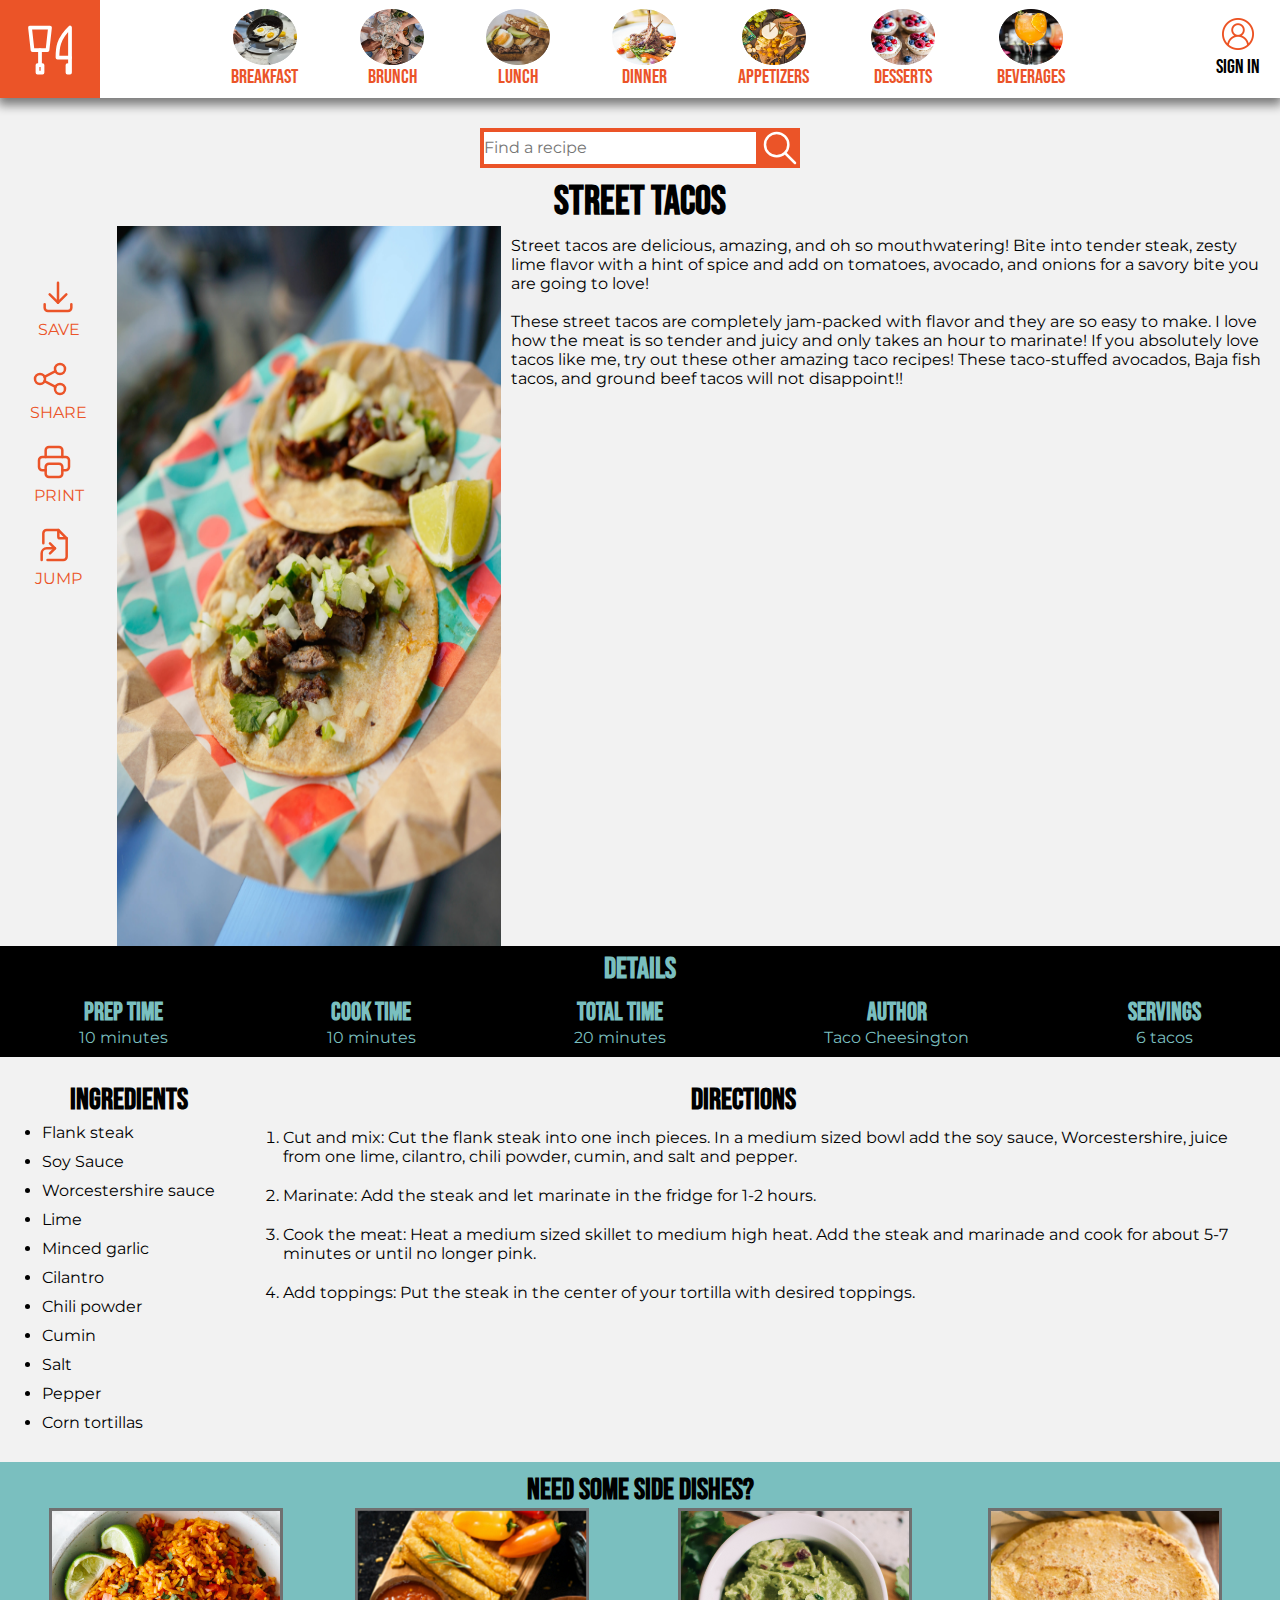
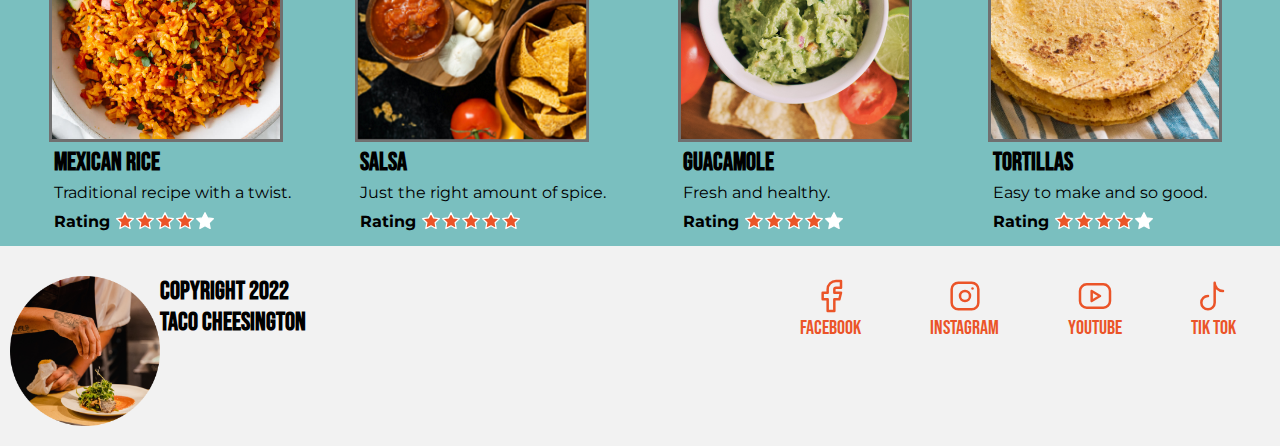
<file: index.html>
<!DOCTYPE html>
<html lang="en">

    <head>
        <meta charset="UTF-8">
        <meta http-equiv="X-UA-Compatible" content="IE=edge">
        <meta name="viewport" content="width=device-width, initial-scale=1.0">
        <link rel="preconnect" href="https://fonts.googleapis.com">
        <link rel="preconnect" href="https://fonts.gstatic.com" crossorigin>
        <link href="https://fonts.googleapis.com/css2?family=Bebas+Neue&family=Montserrat:wght@400;700&display=swap"
            rel="stylesheet">
        <title>Food</title>
        <link rel="stylesheet" href="style.css">
    </head>

    <body>
        <nav class="nav">
            <section class="menu">
                <!--hamburger-->
                <svg xmlns="http://www.w3.org/2000/svg" width="40" height="40" style="enable-background:new 0 0 40 40"
                    xml:space="preserve">
                    <path d="M36 17.6c.1 1.8.1 3.6.1 5.4.1 2.7 0 5.5-.9 8-.5 1.4-1.3 2.6-2.4 3.6-3.3 2.7-6 2.4-12.6 2.4-4.6 0-9.2.2-12.2-1.9-2.5-1.8-3.6-4.2-3.8-7.1-.2-3.6.1-7.2.1-10.8 0-2.6.6-5.1 1.9-7.4 2.5-4.5 7.3-7.5 12.4-8 .4-.1.9-.1 1.4-.1 5.2 0 10.1 2.6 13 6.8 1 1.5 1.8 3.1 2.3 4.9.4 1.3.6 2.7.7 4.2z"
                        style="fill:none;stroke:#eb5428;stroke-width:2;stroke-miterlimit:10" />
                    <path d="M36.1 22.6c0 .5-.1 1-.5 1.4-.5.7-1.4 1.2-2.6 1.3-2.8.2-5.8.1-8.6.1h-12c-1.3 0-2.6 0-3.8-.1-1.1 0-2.4 0-3.3-.6-.8-.6-1.2-1.4-1.2-2.2 0-.9.3-1.8 1.5-2.3.9-.4 2-.5 3.1-.5 1.4 0 2.8-.1 4.3-.1h14.5c1.2 0 2.3 0 3.5.1 1.7.1 3.3-.1 4.4 1 .3.6.7 1.3.7 1.9z" 
                        style="fill:none;stroke:#fff;stroke-width:2.0832;stroke-miterlimit:10" />
                    <path d="M38.5 22.6c0 .9-.2 1.7-.5 2.5-.6 1.3-1.7 2.1-3 2.2-3.3.3-6.7.2-9.9.2H11.2c-1.5 0-3-.1-4.4-.1-1.3-.1-2.8 0-3.8-1-.9-1-1.3-2.5-1.3-3.8 0-1.6.3-3.1 1.7-4 1-.7 2.3-.8 3.5-.8 1.6-.1 3.3-.1 4.9-.1H28.5c1.3 0 2.7 0 4 .1 2 .1 3.8-.1 5.1 1.7.5.9.9 2 .9 3.1z"
                        style="fill:none;stroke:#eb5428;stroke-width:2.9408;stroke-miterlimit:10" />
                </svg>
                <p>MENU</p>
            </section>
            <section class="nav-img">
                <svg xmlns="http://www.w3.org/2000/svg" class="icon icon-tabler icon-tabler-tools-kitchen" width="60"
                    height="60" viewBox="0 0 24 24" stroke-width="1.5" stroke="#ffffff" fill="none"
                    stroke-linecap="round" stroke-linejoin="round">
                    <path stroke="none" d="M0 0h24v24H0z" fill="none" />
                    <path d="M4 3h8l-1 9h-6z" />
                    <path d="M7 18h2v3h-2z" />
                    <path d="M20 3v12h-5c-.023 -3.681 .184 -7.406 5 -12z" />
                    <path d="M20 15v6h-1v-3" />
                    <line x1="8" y1="12" x2="8" y2="18" />
                </svg>
            </section>
            <ul class="nav-ul-li">
                <li>
                    <img src="images/breakfast.png" alt="">
                    <a href="#">BREAKFAST</a>
                </li>
                <li>
                    <img src="images/brunch.png" alt="">
                    <a href="#">BRUNCH</a>
                </li>
                <li>
                    <img src="images/lunch.png" alt="">
                    <a href="#">LUNCH</a>
                </li>
                <li>
                    <img src="images/dinner.png" alt="">
                    <a href="#">DINNER</a>
                </li>
                <li>
                    <img src="images/appetizers.png" alt="">
                    <a href="#">APPETIZERS</a>
                </li>
                <li>
                    <img src="images/desserts.png" alt="">
                    <a href="#">DESSERTS</a>
                </li>
                <li>
                    <img src="images/beverages.png" alt="">
                    <a href="#">BEVERAGES</a>
                </li>

            </ul>
            <section class="user">

                <img src="images/user.png" alt="">
                <p>SIGN IN</p>
            </section>

        </nav>
        <header class="header">
            <section class="search">
                <input type="text" placeholder="Find a recipe">
                <svg xmlns="http://www.w3.org/2000/svg" class="icon icon-tabler icon-tabler-search" width="40"
                    height="40" viewBox="0 0 24 24" stroke-width="1.5" stroke="#FFFFFF" background-color="EB5428"
                    fill="none" stroke-linecap="round" stroke-linejoin="round">
                    <path stroke="none" d="M0 0h24v24H0z" fill="none" />
                    <circle cx="10" cy="10" r="7" />
                    <line x1="21" y1="21" x2="15" y2="15" />
                </svg>
            </section>
            <section class="header-heading">
                <h1>STREET TACOS</h1>
            </section>

            <section class="tacos">
                <Section class="side-icon">
                    <ul class="side-icon-list">
                        <li>
                            <svg xmlns="http://www.w3.org/2000/svg" class="icon icon-tabler icon-tabler-download"
                                width="40" height="40" viewBox="0 0 24 24" stroke-width="1.5" stroke="#EB5428"
                                fill="none" stroke-linecap="round" stroke-linejoin="round">
                                <path stroke="none" d="M0 0h24v24H0z" fill="none" />
                                <path d="M4 17v2a2 2 0 0 0 2 2h12a2 2 0 0 0 2 -2v-2" />
                                <polyline points="7 11 12 16 17 11" />
                                <line x1="12" y1="4" x2="12" y2="16" />
                            </svg>
                            <p>SAVE</p>
                        </li>
                        <li>
                            <svg xmlns="http://www.w3.org/2000/svg" class="icon icon-tabler icon-tabler-share"
                                width="40" height="40" viewBox="0 0 24 24" stroke-width="1.5" stroke="#EB5428"
                                fill="none" stroke-linecap="round" stroke-linejoin="round">
                                <path stroke="none" d="M0 0h24v24H0z" fill="none" />
                                <circle cx="6" cy="12" r="3" />
                                <circle cx="18" cy="6" r="3" />
                                <circle cx="18" cy="18" r="3" />
                                <line x1="8.7" y1="10.7" x2="15.3" y2="7.3" />
                                <line x1="8.7" y1="13.3" x2="15.3" y2="16.7" />
                            </svg>
                            <p>SHARE</p>
                        </li>
                        <li>
                            <svg xmlns="http://www.w3.org/2000/svg" class="icon icon-tabler icon-tabler-printer"
                                width="40" height="40" viewBox="0 0 24 24" stroke-width="1.5" stroke="#EB5428"
                                fill="none" stroke-linecap="round" stroke-linejoin="round">
                                <path stroke="none" d="M0 0h24v24H0z" fill="none" />
                                <path
                                    d="M17 17h2a2 2 0 0 0 2 -2v-4a2 2 0 0 0 -2 -2h-14a2 2 0 0 0 -2 2v4a2 2 0 0 0 2 2h2" />
                                <path d="M17 9v-4a2 2 0 0 0 -2 -2h-6a2 2 0 0 0 -2 2v4" />
                                <rect x="7" y="13" width="10" height="8" rx="2" />
                            </svg>
                            <p>PRINT</p>
                        </li>
                        <li>
                            <svg xmlns="http://www.w3.org/2000/svg" class="icon icon-tabler icon-tabler-file-symlink"
                                width="40" height="40" viewBox="0 0 24 24" stroke-width="1.5" stroke="#EB5428"
                                fill="none" stroke-linecap="round" stroke-linejoin="round">
                                <path stroke="none" d="M0 0h24v24H0z" fill="none" />
                                <path d="M4 21v-4a3 3 0 0 1 3 -3h5" />
                                <path d="M9 17l3 -3l-3 -3" />
                                <path d="M14 3v4a1 1 0 0 0 1 1h4" />
                                <path d="M5 11v-6a2 2 0 0 1 2 -2h7l5 5v11a2 2 0 0 1 -2 2h-9.5" />
                            </svg>
                            <p>JUMP</p>
                        </li>
                    </ul>
                </Section>

                <section class="header-img">
                    <img src="images/street-tacos.png" alt="" srcset="">
                </section>
                <section class="paragraph">
                    <p>Street tacos are delicious, amazing, and oh so mouthwatering! Bite into tender steak, zesty lime
                        flavor with a hint of
                        spice and add on tomatoes, avocado, and onions for a savory bite you are going to love!</p>
                    <br>
                    <p>These street tacos are completely jam-packed with flavor and they are so easy to make. I love how
                        the
                        meat is so tender
                        and juicy and only takes an hour to marinate! If you absolutely love tacos like me, try out
                        these
                        other amazing taco
                        recipes! These taco-stuffed avocados, Baja fish tacos, and ground beef tacos will not
                        disappoint!!
                    </p>
                </section>
            </section>
        </header>
        <main>
            <!-- DETAILS -->
            <section class="details">
                <h2>DETAILS</h2>
                <ul class="detail-ul">
                    <li>
                        <h3>Prep Time</h3>
                        <p>10 minutes</p>
                    </li>
                    <li>
                        <h3>Cook Time</h3>
                        <p>10 minutes</p>
                    </li>
                    <li>
                        <h3>Total Time</h3>
                        <p>20 minutes</p>
                    </li>
                    <li>
                        <h3>Author</h3>
                        <p>Taco Cheesington</p>
                    </li>
                    <li>
                        <h3>Servings</h3>
                        <p>6 tacos</p>
                    </li>
                </ul>
            </section>

            <!-- INGREDIENTS-DIRECTIONS -->

            <section class="detail-after">
                <section class="ingredients">

                    <h2>INGREDIENTS</h2>
                    <ul>
                        <li>
                            Flank steak</li>
                        <li>
                            Soy Sauce
                        </li>
                        <li>
                            Worcestershire sauce
                        </li>
                        <li>
                            Lime
                        </li>
                        <li>

                            Minced garlic
                        </li>
                        <li>
                            Cilantro
                        </li>
                        <li>
                            Chili powder
                        </li>
                        <li>
                            Cumin
                        </li>
                        <li>
                            Salt
                        </li>
                        <li>
                            Pepper
                        </li>
                        <li>
                            Corn tortillas
                        </li>

                    </ul>
                </section>
                <section class="directions">
                    <h2>DIRECTIONS</h2>
                    <ol>
                        <li>Cut and mix: Cut the flank steak into one inch pieces. In a medium sized bowl add the soy
                            sauce, Worcestershire, juice
                            from one lime, cilantro, chili powder, cumin, and salt and pepper.</li>
                        <li>Marinate: Add the steak and let marinate in the fridge for 1-2 hours.</li>
                        <li>Cook the meat: Heat a medium sized skillet to medium high heat. Add the steak and marinade
                            and cook for about 5-7
                            minutes or until no longer pink.</li>
                        <li>Add toppings: Put the steak in the center of your tortilla with desired toppings.</li>
                    </ol>
                </section>
            </section>

            <!-- NEED SOME SIDE DISHES? -->

            <section class="rating-bar">
                <h2>NEED SOME SIDE DISHES?</h2>
                <section class="rating-bar-item">
                    <section class="section">
                        <section class="rice rating-bar-item-row">
                            <img src="images/mexican-rice.png" alt="">
                            <section class="mexican-rice">
                                <h3>MEXICAN RICE</h3>
                                <p>Traditional recipe with a twist.</p>
                                <section class="rating">

                                    <p><b>Rating</b>
                                    </p>
                                    <svg xmlns="http://www.w3.org/2000/svg" class="icon icon-tabler icon-tabler-star"
                                        width="20" height="20" viewBox="0 0 24 24" stroke-width="1.5" stroke="#ffffff"
                                        fill="#EB5428" stroke-linecap="round" stroke-linejoin="round">
                                        <path stroke="none" d="M0 0h24v24H0z" fill="none" />
                                        <path
                                            d="M12 17.75l-6.172 3.245l1.179 -6.873l-5 -4.867l6.9 -1l3.086 -6.253l3.086 6.253l6.9 1l-5 4.867l1.179 6.873z" />
                                    </svg>
                                    <svg xmlns="http://www.w3.org/2000/svg" class="icon icon-tabler icon-tabler-star"
                                        width="20" height="20" viewBox="0 0 24 24" stroke-width="1.5" stroke="#ffffff"
                                        fill="#EB5428" stroke-linecap="round" stroke-linejoin="round">
                                        <path stroke="none" d="M0 0h24v24H0z" fill="none" />
                                        <path
                                            d="M12 17.75l-6.172 3.245l1.179 -6.873l-5 -4.867l6.9 -1l3.086 -6.253l3.086 6.253l6.9 1l-5 4.867l1.179 6.873z" />
                                    </svg>
                                    <svg xmlns="http://www.w3.org/2000/svg" class="icon icon-tabler icon-tabler-star"
                                        width="20" height="20" viewBox="0 0 24 24" stroke-width="1.5" stroke="#ffffff"
                                        fill="#EB5428" stroke-linecap="round" stroke-linejoin="round">
                                        <path stroke="none" d="M0 0h24v24H0z" fill="none" />
                                        <path
                                            d="M12 17.75l-6.172 3.245l1.179 -6.873l-5 -4.867l6.9 -1l3.086 -6.253l3.086 6.253l6.9 1l-5 4.867l1.179 6.873z" />
                                    </svg>
                                    <svg xmlns="http://www.w3.org/2000/svg" class="icon icon-tabler icon-tabler-star"
                                        width="20" height="20" viewBox="0 0 24 24" stroke-width="1.5" stroke="#ffffff"
                                        fill="#EB5428" stroke-linecap="round" stroke-linejoin="round">
                                        <path stroke="none" d="M0 0h24v24H0z" fill="none" />
                                        <path
                                            d="M12 17.75l-6.172 3.245l1.179 -6.873l-5 -4.867l6.9 -1l3.086 -6.253l3.086 6.253l6.9 1l-5 4.867l1.179 6.873z" />
                                    </svg>
                                    <svg xmlns="http://www.w3.org/2000/svg" class="icon icon-tabler icon-tabler-star"
                                        width="20" height="20" viewBox="0 0 24 24" stroke-width="1.5" stroke="#ffffff"
                                        fill="#ffffff" stroke-linecap="round" stroke-linejoin="round">
                                        <path stroke="none" d="M0 0h24v24H0z" fill="none" />
                                        <path
                                            d="M12 17.75l-6.172 3.245l1.179 -6.873l-5 -4.867l6.9 -1l3.086 -6.253l3.086 6.253l6.9 1l-5 4.867l1.179 6.873z" />
                                    </svg>
                                </section>
                            </section>
                        </section>
                        <section class="salsa rating-bar-item-row">
                            <img src="images/salsa.png" alt="">
                            <section class="mexican-rice">

                                <h3>SALSA</h3>
                                <p>Just the right amount of spice.</p>
                                <section class="rating">

                                    <p><b>Rating</b></p>
                                    <svg xmlns="http://www.w3.org/2000/svg" class="icon icon-tabler icon-tabler-star"
                                        width="20" height="20" viewBox="0 0 24 24" stroke-width="1.5" stroke="#ffffff"
                                        fill="#EB5428" stroke-linecap="round" stroke-linejoin="round">
                                        <path stroke="none" d="M0 0h24v24H0z" fill="none" />
                                        <path
                                            d="M12 17.75l-6.172 3.245l1.179 -6.873l-5 -4.867l6.9 -1l3.086 -6.253l3.086 6.253l6.9 1l-5 4.867l1.179 6.873z" />
                                    </svg>
                                    <svg xmlns="http://www.w3.org/2000/svg" class="icon icon-tabler icon-tabler-star"
                                        width="20" height="20" viewBox="0 0 24 24" stroke-width="1.5" stroke="#ffffff"
                                        fill="#EB5428" stroke-linecap="round" stroke-linejoin="round">
                                        <path stroke="none" d="M0 0h24v24H0z" fill="none" />
                                        <path
                                            d="M12 17.75l-6.172 3.245l1.179 -6.873l-5 -4.867l6.9 -1l3.086 -6.253l3.086 6.253l6.9 1l-5 4.867l1.179 6.873z" />
                                    </svg>
                                    <svg xmlns="http://www.w3.org/2000/svg" class="icon icon-tabler icon-tabler-star"
                                        width="20" height="20" viewBox="0 0 24 24" stroke-width="1.5" stroke="#ffffff"
                                        fill="#EB5428" stroke-linecap="round" stroke-linejoin="round">
                                        <path stroke="none" d="M0 0h24v24H0z" fill="none" />
                                        <path
                                            d="M12 17.75l-6.172 3.245l1.179 -6.873l-5 -4.867l6.9 -1l3.086 -6.253l3.086 6.253l6.9 1l-5 4.867l1.179 6.873z" />
                                    </svg>
                                    <svg xmlns="http://www.w3.org/2000/svg" class="icon icon-tabler icon-tabler-star"
                                        width="20" height="20" viewBox="0 0 24 24" stroke-width="1.5" stroke="#ffffff"
                                        fill="#EB5428" stroke-linecap="round" stroke-linejoin="round">
                                        <path stroke="none" d="M0 0h24v24H0z" fill="none" />
                                        <path
                                            d="M12 17.75l-6.172 3.245l1.179 -6.873l-5 -4.867l6.9 -1l3.086 -6.253l3.086 6.253l6.9 1l-5 4.867l1.179 6.873z" />
                                    </svg>
                                    <svg xmlns="http://www.w3.org/2000/svg" class="icon icon-tabler icon-tabler-star"
                                        width="20" height="20" viewBox="0 0 24 24" stroke-width="1.5" stroke="#ffffff"
                                        fill="#EB5428" stroke-linecap="round" stroke-linejoin="round">
                                        <path stroke="none" d="M0 0h24v24H0z" fill="none" />
                                        <path
                                            d="M12 17.75l-6.172 3.245l1.179 -6.873l-5 -4.867l6.9 -1l3.086 -6.253l3.086 6.253l6.9 1l-5 4.867l1.179 6.873z" />
                                    </svg>
                                </section>
                            </section>

                        </section>
                    </section>
                    <section class="section">
                        <section class="guacamole rating-bar-item-row">
                            <img src="images/guacamole.png" alt="">
                            <section class="mexican-rice">
                                <h3>GUACAMOLE</h3>
                                <p>Fresh and healthy.</p>
                                <section class="rating">

                                    <p><b>Rating</b></p>
                                    <svg xmlns="http://www.w3.org/2000/svg" class="icon icon-tabler icon-tabler-star"
                                        width="20" height="20" viewBox="0 0 24 24" stroke-width="1.5" stroke="#ffffff"
                                        fill="#EB5428" stroke-linecap="round" stroke-linejoin="round">
                                        <path stroke="none" d="M0 0h24v24H0z" fill="none" />
                                        <path
                                            d="M12 17.75l-6.172 3.245l1.179 -6.873l-5 -4.867l6.9 -1l3.086 -6.253l3.086 6.253l6.9 1l-5 4.867l1.179 6.873z" />
                                    </svg>
                                    <svg xmlns="http://www.w3.org/2000/svg" class="icon icon-tabler icon-tabler-star"
                                        width="20" height="20" viewBox="0 0 24 24" stroke-width="1.5" stroke="#ffffff"
                                        fill="#EB5428" stroke-linecap="round" stroke-linejoin="round">
                                        <path stroke="none" d="M0 0h24v24H0z" fill="none" />
                                        <path
                                            d="M12 17.75l-6.172 3.245l1.179 -6.873l-5 -4.867l6.9 -1l3.086 -6.253l3.086 6.253l6.9 1l-5 4.867l1.179 6.873z" />
                                    </svg>
                                    <svg xmlns="http://www.w3.org/2000/svg" class="icon icon-tabler icon-tabler-star"
                                        width="20" height="20" viewBox="0 0 24 24" stroke-width="1.5" stroke="#ffffff"
                                        fill="#EB5428" stroke-linecap="round" stroke-linejoin="round">
                                        <path stroke="none" d="M0 0h24v24H0z" fill="none" />
                                        <path
                                            d="M12 17.75l-6.172 3.245l1.179 -6.873l-5 -4.867l6.9 -1l3.086 -6.253l3.086 6.253l6.9 1l-5 4.867l1.179 6.873z" />
                                    </svg>
                                    <svg xmlns="http://www.w3.org/2000/svg" class="icon icon-tabler icon-tabler-star"
                                        width="20" height="20" viewBox="0 0 24 24" stroke-width="1.5" stroke="#ffffff"
                                        fill="#EB5428" stroke-linecap="round" stroke-linejoin="round">
                                        <path stroke="none" d="M0 0h24v24H0z" fill="none" />
                                        <path
                                            d="M12 17.75l-6.172 3.245l1.179 -6.873l-5 -4.867l6.9 -1l3.086 -6.253l3.086 6.253l6.9 1l-5 4.867l1.179 6.873z" />
                                    </svg>
                                    <svg xmlns="http://www.w3.org/2000/svg" class="icon icon-tabler icon-tabler-star"
                                        width="20" height="20" viewBox="0 0 24 24" stroke-width="1.5" stroke="#ffffff"
                                        fill="#ffffff" stroke-linecap="round" stroke-linejoin="round">
                                        <path stroke="none" d="M0 0h24v24H0z" fill="none" />
                                        <path
                                            d="M12 17.75l-6.172 3.245l1.179 -6.873l-5 -4.867l6.9 -1l3.086 -6.253l3.086 6.253l6.9 1l-5 4.867l1.179 6.873z" />
                                    </svg>
                                </section>
                            </section>
                        </section>
                        <section class="tortillas rating-bar-item-row">
                            <img src="images/tortillas.png" alt="">
                            <section class="mexican-rice">
                                <h3>TORTILLAS</h3>
                                <p>Easy to make and so good.</p>
                                <section class="rating">

                                    <p><b>Rating</b></p>
                                    <svg xmlns="http://www.w3.org/2000/svg" class="icon icon-tabler icon-tabler-star"
                                        width="20" height="20" viewBox="0 0 24 24" stroke-width="1.5" stroke="#ffffff"
                                        fill="#EB5428" stroke-linecap="round" stroke-linejoin="round">
                                        <path stroke="none" d="M0 0h24v24H0z" fill="none" />
                                        <path
                                            d="M12 17.75l-6.172 3.245l1.179 -6.873l-5 -4.867l6.9 -1l3.086 -6.253l3.086 6.253l6.9 1l-5 4.867l1.179 6.873z" />
                                    </svg>
                                    <svg xmlns="http://www.w3.org/2000/svg" class="icon icon-tabler icon-tabler-star"
                                        width="20" height="20" viewBox="0 0 24 24" stroke-width="1.5" stroke="#ffffff"
                                        fill="#EB5428" stroke-linecap="round" stroke-linejoin="round">
                                        <path stroke="none" d="M0 0h24v24H0z" fill="none" />
                                        <path
                                            d="M12 17.75l-6.172 3.245l1.179 -6.873l-5 -4.867l6.9 -1l3.086 -6.253l3.086 6.253l6.9 1l-5 4.867l1.179 6.873z" />
                                    </svg>
                                    <svg xmlns="http://www.w3.org/2000/svg" class="icon icon-tabler icon-tabler-star"
                                        width="20" height="20" viewBox="0 0 24 24" stroke-width="1.5" stroke="#ffffff"
                                        fill="#EB5428" stroke-linecap="round" stroke-linejoin="round">
                                        <path stroke="none" d="M0 0h24v24H0z" fill="none" />
                                        <path
                                            d="M12 17.75l-6.172 3.245l1.179 -6.873l-5 -4.867l6.9 -1l3.086 -6.253l3.086 6.253l6.9 1l-5 4.867l1.179 6.873z" />
                                    </svg>
                                    <svg xmlns="http://www.w3.org/2000/svg" class="icon icon-tabler icon-tabler-star"
                                        width="20" height="20" viewBox="0 0 24 24" stroke-width="1.5" stroke="#ffffff"
                                        fill="#EB5428" stroke-linecap="round" stroke-linejoin="round">
                                        <path stroke="none" d="M0 0h24v24H0z" fill="none" />
                                        <path
                                            d="M12 17.75l-6.172 3.245l1.179 -6.873l-5 -4.867l6.9 -1l3.086 -6.253l3.086 6.253l6.9 1l-5 4.867l1.179 6.873z" />
                                    </svg>
                                    <svg xmlns="http://www.w3.org/2000/svg" class="icon icon-tabler icon-tabler-star"
                                        width="20" height="20" viewBox="0 0 24 24" stroke-width="1.5" stroke="#ffffff"
                                        fill="#ffffff" stroke-linecap="round" stroke-linejoin="round">
                                        <path stroke="none" d="M0 0h24v24H0z" fill="none" />
                                        <path
                                            d="M12 17.75l-6.172 3.245l1.179 -6.873l-5 -4.867l6.9 -1l3.086 -6.253l3.086 6.253l6.9 1l-5 4.867l1.179 6.873z" />
                                    </svg>
                                </section>
                            </section>
                        </section>
                    </section>
                </section>
            </section>
        </main>
        <!-- footer -->
        <footer class="footer">
            <section class="img-copy-right">
                <img src="/images/taco-cheesington.png" alt="" srcset="">
                <h3>Copyright 2022 <br>
                    Taco Cheesington</h3>
            </section>
            <section class="footer-icons">
                <!--facebook-->
                <section class="footer-icon-text-aline">
                    <svg xmlns="http://www.w3.org/2000/svg" class="icon icon-tabler icon-tabler-brand-facebook"
                        width="40" height="40" viewBox="0 0 24 24" stroke-width="1.5" stroke="#EB5428" fill="none"
                        stroke-linecap="round" stroke-linejoin="round">
                        <path stroke="none" d="M0 0h24v24H0z" fill="none" />
                        <path d="M7 10v4h3v7h4v-7h3l1 -4h-4v-2a1 1 0 0 1 1 -1h3v-4h-3a5 5 0 0 0 -5 5v2h-3" />
                    </svg>
                    <a href="#">FACEBOOK</a>


                </section>
                <!--instagram-->
                <section class="footer-icon-text-aline">

                    <svg xmlns="http://www.w3.org/2000/svg" class="icon icon-tabler icon-tabler-brand-instagram"
                        width="40" height="40" viewBox="0 0 24 24" stroke-width="1.5" stroke="#EB5428" fill="none"
                        stroke-linecap="round" stroke-linejoin="round">
                        <path stroke="none" d="M0 0h24v24H0z" fill="none" />
                        <rect x="4" y="4" width="16" height="16" rx="4" />
                        <circle cx="12" cy="12" r="3" />
                        <line x1="16.5" y1="7.5" x2="16.5" y2="7.501" />
                    </svg>
                    <a href="#">INSTAGRAM</a>
                </section>
                <section class="footer-icon-text-aline">
                    <!--youtube-->
                    <svg xmlns="http://www.w3.org/2000/svg" class="icon icon-tabler icon-tabler-brand-youtube"
                        width="40" height="40" viewBox="0 0 24 24" stroke-width="1.5" stroke="#EB5428" fill="none"
                        stroke-linecap="round" stroke-linejoin="round">
                        <path stroke="none" d="M0 0h24v24H0z" fill="none" />
                        <rect x="3" y="5" width="18" height="14" rx="4" />
                        <path d="M10 9l5 3l-5 3z" />
                    </svg>
                    <a href="#">YOUTUBE</a>
                </section>
                <section class="footer-icon-text-aline">

                    <!--tiktok-->
                    <svg xmlns="http://www.w3.org/2000/svg" class="icon icon-tabler icon-tabler-brand-tiktok" width="40"
                        height="40" viewBox="0 0 24 24" stroke-width="1.5" stroke="#EB5428" fill="none"
                        stroke-linecap="round" stroke-linejoin="round">
                        <path stroke="none" d="M0 0h24v24H0z" fill="none" />
                        <path d="M9 12a4 4 0 1 0 4 4v-12a5 5 0 0 0 5 5" />
                    </svg>
                    <a href="#">TIK TOK</a>
                </section>
            </section>
        </footer>
<script>
    let menu = document.getElementsByClassName('menu')[0]
    let navbar = document.getElementsByClassName('nav-ul-li')[0]

    menu.addEventListener('click', () => {
        navbar.classList.toggle('active')
    })
</script>
    </body>

</html>
</file>
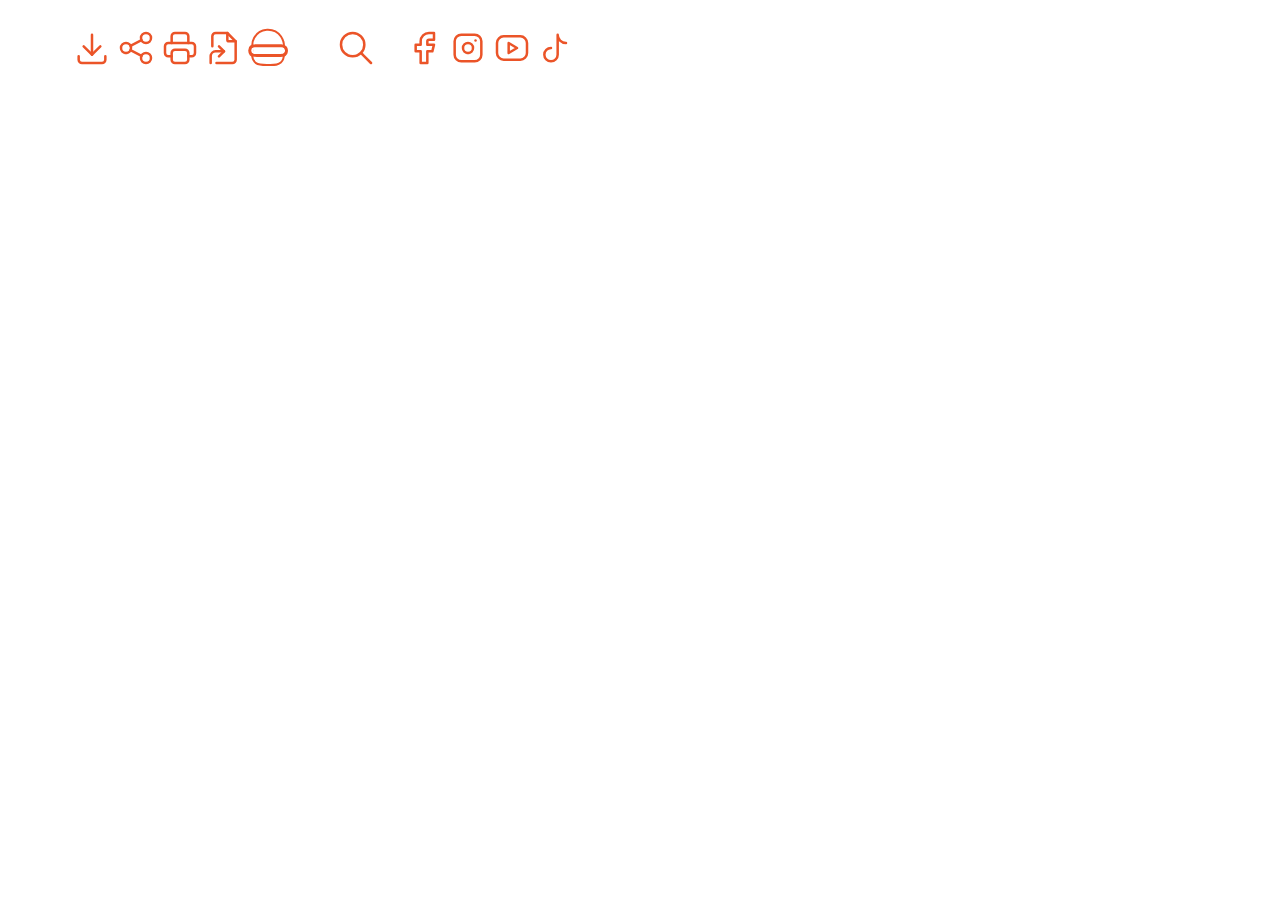
<file: svgs.html>
<!DOCTYPE html>
  <html lang="en">
  <head>
      <meta charset="UTF-8">
      <meta http-equiv="X-UA-Compatible" content="IE=edge">
      <meta name="viewport" content="width=device-width, initial-scale=1.0">
      <title>SVGs</title>
  </head>
  <body>
      <!--logo-->
      <svg xmlns="http://www.w3.org/2000/svg" class="icon icon-tabler icon-tabler-tools-kitchen" width="60" height="60" viewBox="0 0 24 24" stroke-width="1.5" stroke="#ffffff" fill="none" stroke-linecap="round" stroke-linejoin="round">
          <path stroke="none" d="M0 0h24v24H0z" fill="none"/>
          <path d="M4 3h8l-1 9h-6z" />
          <path d="M7 18h2v3h-2z" />
          <path d="M20 3v12h-5c-.023 -3.681 .184 -7.406 5 -12z" />
          <path d="M20 15v6h-1v-3" />
          <line x1="8" y1="12" x2="8" y2="18" />
        </svg>
      <!--save-->
      <svg xmlns="http://www.w3.org/2000/svg" class="icon icon-tabler icon-tabler-download" width="40" height="40" viewBox="0 0 24 24" stroke-width="1.5" stroke="#EB5428" fill="none" stroke-linecap="round" stroke-linejoin="round">
          <path stroke="none" d="M0 0h24v24H0z" fill="none"/>
          <path d="M4 17v2a2 2 0 0 0 2 2h12a2 2 0 0 0 2 -2v-2" />
          <polyline points="7 11 12 16 17 11" />
          <line x1="12" y1="4" x2="12" y2="16" />
        </svg>
      <!--share-->
      <svg xmlns="http://www.w3.org/2000/svg" class="icon icon-tabler icon-tabler-share" width="40" height="40" viewBox="0 0 24 24" stroke-width="1.5" stroke="#EB5428" fill="none" stroke-linecap="round" stroke-linejoin="round">
          <path stroke="none" d="M0 0h24v24H0z" fill="none"/>
          <circle cx="6" cy="12" r="3" />
          <circle cx="18" cy="6" r="3" />
          <circle cx="18" cy="18" r="3" />
          <line x1="8.7" y1="10.7" x2="15.3" y2="7.3" />
          <line x1="8.7" y1="13.3" x2="15.3" y2="16.7" />
        </svg>
      <!--print-->
      <svg xmlns="http://www.w3.org/2000/svg" class="icon icon-tabler icon-tabler-printer" width="40" height="40" viewBox="0 0 24 24" stroke-width="1.5" stroke="#EB5428" fill="none" stroke-linecap="round" stroke-linejoin="round">
          <path stroke="none" d="M0 0h24v24H0z" fill="none"/>
          <path d="M17 17h2a2 2 0 0 0 2 -2v-4a2 2 0 0 0 -2 -2h-14a2 2 0 0 0 -2 2v4a2 2 0 0 0 2 2h2" />
          <path d="M17 9v-4a2 2 0 0 0 -2 -2h-6a2 2 0 0 0 -2 2v4" />
          <rect x="7" y="13" width="10" height="8" rx="2" />
        </svg>
      <!--jump-->
      <svg xmlns="http://www.w3.org/2000/svg" class="icon icon-tabler icon-tabler-file-symlink" width="40" height="40" viewBox="0 0 24 24" stroke-width="1.5" stroke="#EB5428" fill="none" stroke-linecap="round" stroke-linejoin="round">
          <path stroke="none" d="M0 0h24v24H0z" fill="none"/>
          <path d="M4 21v-4a3 3 0 0 1 3 -3h5" />
          <path d="M9 17l3 -3l-3 -3" />
          <path d="M14 3v4a1 1 0 0 0 1 1h4" />
          <path d="M5 11v-6a2 2 0 0 1 2 -2h7l5 5v11a2 2 0 0 1 -2 2h-9.5" />
        </svg>
      <!--hamburger-->
      <svg xmlns="http://www.w3.org/2000/svg" width="40" height="40" style="enable-background:new 0 0 40 40" xml:space="preserve">
          <path d="M36 17.6c.1 1.8.1 3.6.1 5.4.1 2.7 0 5.5-.9 8-.5 1.4-1.3 2.6-2.4 3.6-3.3 2.7-6 2.4-12.6 2.4-4.6 0-9.2.2-12.2-1.9-2.5-1.8-3.6-4.2-3.8-7.1-.2-3.6.1-7.2.1-10.8 0-2.6.6-5.1 1.9-7.4 2.5-4.5 7.3-7.5 12.4-8 .4-.1.9-.1 1.4-.1 5.2 0 10.1 2.6 13 6.8 1 1.5 1.8 3.1 2.3 4.9.4 1.3.6 2.7.7 4.2z" style="fill:none;stroke:#eb5428;stroke-width:2;stroke-miterlimit:10"/>
          <path d="M36.1 22.6c0 .5-.1 1-.5 1.4-.5.7-1.4 1.2-2.6 1.3-2.8.2-5.8.1-8.6.1h-12c-1.3 0-2.6 0-3.8-.1-1.1 0-2.4 0-3.3-.6-.8-.6-1.2-1.4-1.2-2.2 0-.9.3-1.8 1.5-2.3.9-.4 2-.5 3.1-.5 1.4 0 2.8-.1 4.3-.1h14.5c1.2 0 2.3 0 3.5.1 1.7.1 3.3-.1 4.4 1 .3.6.7 1.3.7 1.9z" style="fill:none;stroke:#fff;stroke-width:2.0832;stroke-miterlimit:10"/>
          <path d="M38.5 22.6c0 .9-.2 1.7-.5 2.5-.6 1.3-1.7 2.1-3 2.2-3.3.3-6.7.2-9.9.2H11.2c-1.5 0-3-.1-4.4-.1-1.3-.1-2.8 0-3.8-1-.9-1-1.3-2.5-1.3-3.8 0-1.6.3-3.1 1.7-4 1-.7 2.3-.8 3.5-.8 1.6-.1 3.3-.1 4.9-.1H28.5c1.3 0 2.7 0 4 .1 2 .1 3.8-.1 5.1 1.7.5.9.9 2 .9 3.1z" style="fill:none;stroke:#eb5428;stroke-width:2.9408;stroke-miterlimit:10"/>
        </svg>
      <!--avatar-->
      <svg xmlns="http://www.w3.org/2000/svg" class="icon icon-tabler icon-tabler-user-circle" width="40" height="40" viewBox="0 0 24 24" stroke-width="1.5" stroke="#ffffff" fill="none" stroke-linecap="round" stroke-linejoin="round">
          <path stroke="none" d="M0 0h24v24H0z" fill="none"/>
          <circle cx="12" cy="12" r="9" />
          <circle cx="12" cy="10" r="3" />
          <path d="M6.168 18.849a4 4 0 0 1 3.832 -2.849h4a4 4 0 0 1 3.834 2.855" />
        </svg>
      <!--search-->
      <svg xmlns="http://www.w3.org/2000/svg" class="icon icon-tabler icon-tabler-search" width="40" height="40" viewBox="0 0 24 24" stroke-width="1.5" stroke="#EB5428" fill="none" stroke-linecap="round" stroke-linejoin="round">
          <path stroke="none" d="M0 0h24v24H0z" fill="none"/>
          <circle cx="10" cy="10" r="7" />
          <line x1="21" y1="21" x2="15" y2="15" />
      </svg>
      <!--star-->
      <svg xmlns="http://www.w3.org/2000/svg" class="icon icon-tabler icon-tabler-star" width="20" height="20" viewBox="0 0 24 24" stroke-width="1.5" stroke="#ffffff" fill="#ffffff" stroke-linecap="round" stroke-linejoin="round">
        <path stroke="none" d="M0 0h24v24H0z" fill="none"/>
        <path d="M12 17.75l-6.172 3.245l1.179 -6.873l-5 -4.867l6.9 -1l3.086 -6.253l3.086 6.253l6.9 1l-5 4.867l1.179 6.873z" />
      </svg>
      <!--facebook-->
      <svg xmlns="http://www.w3.org/2000/svg" class="icon icon-tabler icon-tabler-brand-facebook" width="40" height="40" viewBox="0 0 24 24" stroke-width="1.5" stroke="#EB5428" fill="none" stroke-linecap="round" stroke-linejoin="round">
          <path stroke="none" d="M0 0h24v24H0z" fill="none"/>
          <path d="M7 10v4h3v7h4v-7h3l1 -4h-4v-2a1 1 0 0 1 1 -1h3v-4h-3a5 5 0 0 0 -5 5v2h-3" />
        </svg>
      <!--instagram-->
      <svg xmlns="http://www.w3.org/2000/svg" class="icon icon-tabler icon-tabler-brand-instagram" width="40" height="40" viewBox="0 0 24 24" stroke-width="1.5" stroke="#EB5428" fill="none" stroke-linecap="round" stroke-linejoin="round">
          <path stroke="none" d="M0 0h24v24H0z" fill="none"/>
          <rect x="4" y="4" width="16" height="16" rx="4" />
          <circle cx="12" cy="12" r="3" />
          <line x1="16.5" y1="7.5" x2="16.5" y2="7.501" />
        </svg>
      <!--youtube-->
      <svg xmlns="http://www.w3.org/2000/svg" class="icon icon-tabler icon-tabler-brand-youtube" width="40" height="40" viewBox="0 0 24 24" stroke-width="1.5" stroke="#EB5428" fill="none" stroke-linecap="round" stroke-linejoin="round">
          <path stroke="none" d="M0 0h24v24H0z" fill="none"/>
          <rect x="3" y="5" width="18" height="14" rx="4" />
          <path d="M10 9l5 3l-5 3z" />
        </svg>
      <!--tiktok-->
      <svg xmlns="http://www.w3.org/2000/svg" class="icon icon-tabler icon-tabler-brand-tiktok" width="40" height="40" viewBox="0 0 24 24" stroke-width="1.5" stroke="#EB5428" fill="none" stroke-linecap="round" stroke-linejoin="round">
          <path stroke="none" d="M0 0h24v24H0z" fill="none"/>
          <path d="M9 12a4 4 0 1 0 4 4v-12a5 5 0 0 0 5 5" />
        </svg>
  </body>
  </html>
</file>
<file: style.css>
@import url("https://fonts.googleapis.com/css2?family=Bebas+Neue&family=Montserrat:wght@400;700&display=swap");

* {
  margin: 0px;
  padding: 0px;
}
h1 {
  font-family: "Bebas Neue";
  font-size: 40px;
}
h2 {
  font-family: "Bebas Neue";
  font-size: 30px;
}
h3 {
  font-family: "Bebas Neue";
  font-size: 25px;
}
p,
li,
nav,
input {
  font-family: "Montserrat";
  font-size: 16px;
}
a {
  font-family: "Bebas Neue";
  font-size: 20px;
  color: #eb5428;
}
footer,
.footer-icons {
  font-family: "Bebas Neue";
  font-size: 20px;
}
html {
  background-color: rgba(122, 191, 191, 0.5);
}
body {
  max-width: 1280px;
  margin: auto;
  background-color: #f2f2f2;
}
.nav {
  display: flex;
  background-color: #ffffff;
  justify-content: space-between;
  height: 6.1rem;
  box-shadow: 0px 5px 10px 2px rgba(0, 0, 0, 0.5);
}
.menu {
  display: none;
}
.nav-img {
  height: 3.6rem;
  padding: 20px;
  background-color: #eb5428;
  float: left;
}
.nav-ul-li {
  width: 70%;
  display: flex;
  overflow: hidden;
  list-style-type: none;
  align-items: center;
  justify-content: space-around;
}
.nav-ul-li li {
  padding: 1re;
  display: flex;
  flex-direction: column;
  color: #eb5428;
  align-items: center;
}
li img {
  height: 3.5rem;
  width: 4rem;
}
li a {
  text-decoration: none;
}
.user {
  margin: 10px;
  padding: 10px;
  display: flex;
  flex-direction: column;
  align-items: center;
  justify-content: center;
}
.user p {
  font-family: "Bebas Neue";
  font-size: 20px;
}
.user img {
  height: 2rem;
  width: 2rem;
}
.user p {
  margin-top: 5px;
}
.search {
  display: flex;
  align-items: center;
  justify-content: center;
  margin-top: 20px;
  padding: 10px;
}
.search input {
  border: #eb5428 solid 4px;
  height: 2rem;
  width: 17rem;
}
.search svg {
  background-color: #eb5428;
}
.header-heading {
  display: flex;
  justify-content: center;
  font-family: "Bebas Neue";
  font-size: 40px;
}
.tacos {
  display: flex;
}
.side-icon {
  justify-content: center;
  height: 80vh;
}
.side-icon-list {
  display: flex;
  flex-direction: column;
  padding: 30px;
  align-items: center;
  list-style: none;
  color: #eb5428;
  height: auto;
}
.side-icon-list li {
  padding-top: 20px;
}
.header-img img {
  width: 30vw;
  height: 100%;
}
.paragraph {
  padding: 10px;
  font-family: "Montserrat";
  font-size: 16px;
}
.details {
  background-color: black;
  color: #7abfbf;
  display: flex;
  flex-direction: column;
  align-items: center;
  padding-top: 5px;
}
.detail-ul {
  margin: 10px;
  display: flex;
  width: 100%;
  justify-content: space-around;
  list-style: none;
}
.detail-ul li {
  text-align: center;
}
.detail-after {
  display: flex;
  padding: 25px;
}
.ingredients {
  width: 25%;
  display: flex;
  flex-direction: column;
  align-items: center;
}
.ingredients li {
  padding: 5px 0px 5px;
}
.directions {
  display: flex;
  flex-direction: column;
  align-items: center;
}
.directions li {
  margin-left: 50px;
  padding: 10px 0px 10px;
}
.rating-bar {
  background-color: #7abfbf;
  display: flex;
  flex-direction: column;
  align-items: center;
  padding: 10px 20px 10px;
}
.rating-bar-item {
  display: flex;
  width: 100%;
  align-items: center;
  justify-content: space-around;
}
.rating-bar-item img {
  width: 234px;
  height: 234px;
}
.section {
  display: flex;
  justify-content: space-around;
  width: 105%;
}

.rice {
  display: flex;
  flex-direction: column;
  align-items: left;
}
.rice h3 {
  margin: 5px;
}
.rice p {
  margin: 5px;
}
.rating {
  display: flex;
  align-items: center;
}

.salsa {
  display: flex;
  flex-direction: column;
  align-items: left;
}

.salsa h3 {
  margin: 5px;
}
.salsa p {
  margin: 5px;
}

.guacamole {
  display: flex;
  flex-direction: column;
  align-items: left;
}
.guacamole h3 {
  margin: 5px;
}
.guacamole p {
  margin: 5px;
}

.tortillas {
  display: flex;
  flex-direction: column;
  align-items: left;
}
.tortillas h3 {
  margin: 5px;
}
.tortillas p {
  margin: 5px;
}
.footer {
  display: flex;
  justify-content: space-between;
  padding: 30px 10px 20px;
}
.img-copy-right {
  display: flex;
}
.img-copy-right img {
  width: 150px;
  height: 150px;
}
.footer-icons {
  display: flex;
  width: 40%;
  justify-content: space-around;
}
.footer-icon-text-aline {
  display: flex;
  flex-direction: column;
  align-items: center;
  color: #eb5428;
}
.footer-icon-text-aline a {
  text-decoration: none;
}

@media only screen and (max-width: 768px) {
  .search {
    position: absolute;
    top: 5px;
    right: 90px;
  }

  .nav {
    height: 23vh;
    background-color: #ffffff;
    box-shadow: 0px 3px 8px 1px rgba(0, 0, 0, 0.5);
  }
  .user {
    position: absolute;
    top: 0px;
    right: 5px;
  }
  .nav ul {
    position: absolute;
    top: 13vh;
    margin: auto;
    width: 100%;

  }
  .header-heading {
    float: left;
    margin: 15px 10px 10px;
  }
  .tacos {
    float: left;
    flex-direction: column;
  }
  .side-icon {
    border: none;
    flex-direction: row;
    height: 10vh;
    background-image: url(/images/street-tacos.png);
  }
  .side-icon-list {
    background-color: rgb(255, 255, 255, 0.5);
    padding: 0px 0px 15px;
    background-color: none;
    flex-direction: row;
    justify-content: space-around;
  }

  .header-img img {
    width: 100%;
    margin-top: 0px;
  }
  .details {
    float: left;
    width: 100%;
    color: black;
    background-color: #f2f2f2;
  }
  .detail-ul {
    flex-direction: column;
    align-items: center;
    width: 28%;
  }
  .detail-ul li {
    width: 100%;
    display: flex;
    align-items: center;
    justify-content: space-around;
  }
  .detail-ul li > h3 {
    font-size: 20px;
  }
  .ingredients {
    width: 40%;
  }
  .directions {
    width: 60%;
  }
  .section {
    flex-direction: column;
    width: 50%;
  }
  .rating-bar-item-row {
    flex-direction: row;
    width: 90%;
    margin: 10px 0px 20px;
  }

  .rating-bar-item-row img {
    width: 120px;
    height: 120px;
  }
  .mexican-rice {
    display: flex;
    flex-direction: column;
    justify-content: center;
    font-size: 20px;
  }

  .img-copy-right {
    padding-left: 50px;
    padding-right: 20px;
    flex-direction: column;
    align-items: center;
  }
  .img-copy-right h3 {
    font-size: 20px;
    margin-top: 15px;
  }
  .footer-icons {
    width: 60%;
  }
}

@media only screen and (max-width: 414px) {
  body {
    margin: auto;
  }
  .nav-ul-li.active{
    display: block;
  }
  
  .nav-ul-li {
    display: none;
    flex-direction: column;
    z-index: 1;
    padding: 10px 0px 10px;
    background-color: #ffffff;
  }
  .menu {
    display: flex;
    flex-direction: column;
    margin: auto;
    margin-left: 13px;
  }

  .menu p {
    margin: auto;
  }
  .menu p {
    font-family: "Bebas Neue";
    font-size: 20px;
  }
  .nav-img {
    position: absolute;
    top: 0px;
    left: 80px;
    right: 80px;
  }
  .nav {
    height: 10.9vh;
  }
  .search {

    position: relative;
    left: 10px;
  }
  .header-heading {
    position: relative;
    left: 100px;
    right: 100px;
  }
  .side-icon {
    background-color: none;
    background-image: none;
  }
  .side-icon-list {
    background-color: none;
  }
  .detail-ul {
    width: 100%;
  }
  .detail-ul li {
    width: 100%;
    display: flex;
    align-items: center;
    justify-content: left;
    padding-left: 10px;
  }
  .detail-ul li > p {
    margin-left: 10px;
  }
  .detail-after {
    flex-direction: column;
  }
  .ingredients {
    width: 60%;
  }
  .directions {
    width: 100%;
  }
  .rating-bar-item {
    flex-direction: column;
    justify-content: left;
  }
  .section {
    width: 100%;
  }
  .footer {
    flex-direction: column-reverse;
  }
  .footer-icons {
    width: 100%;
  }
  .img-copy-right {
    margin-top: 30px;
  }
}
</file>
